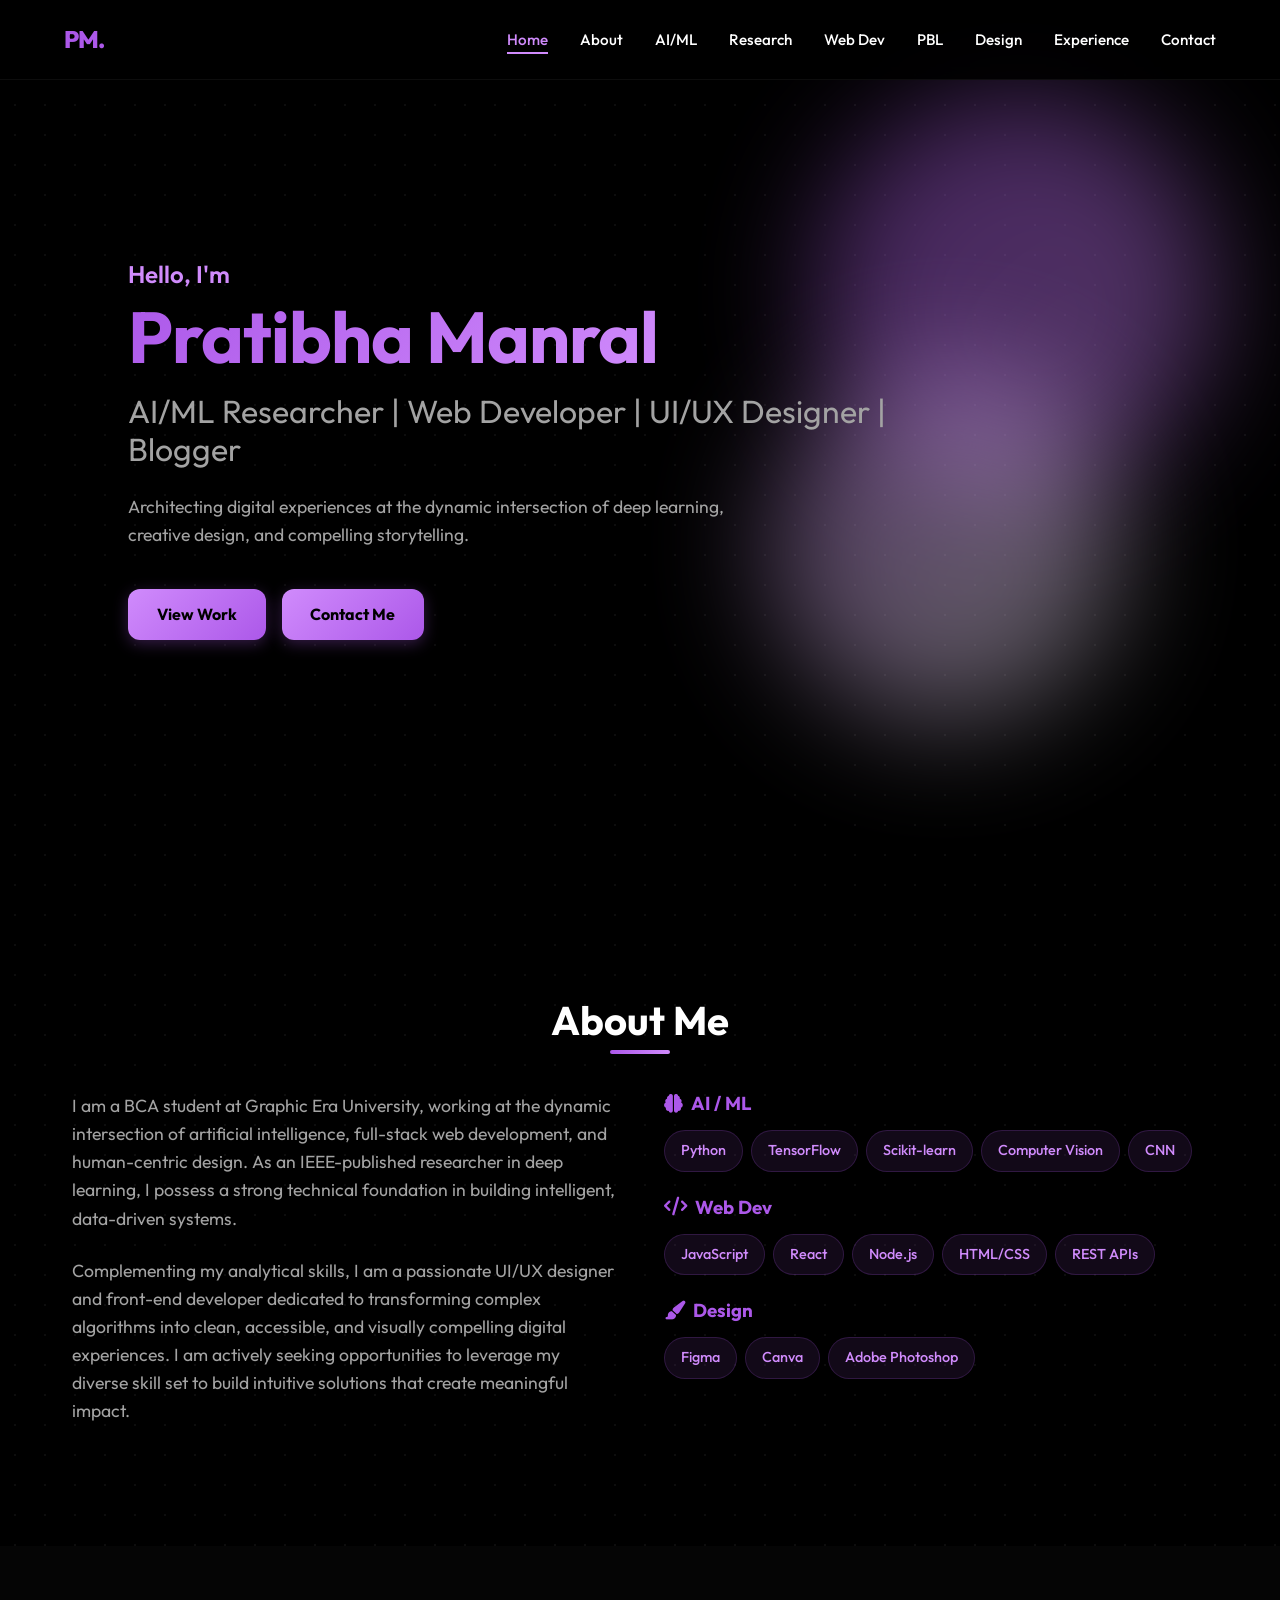
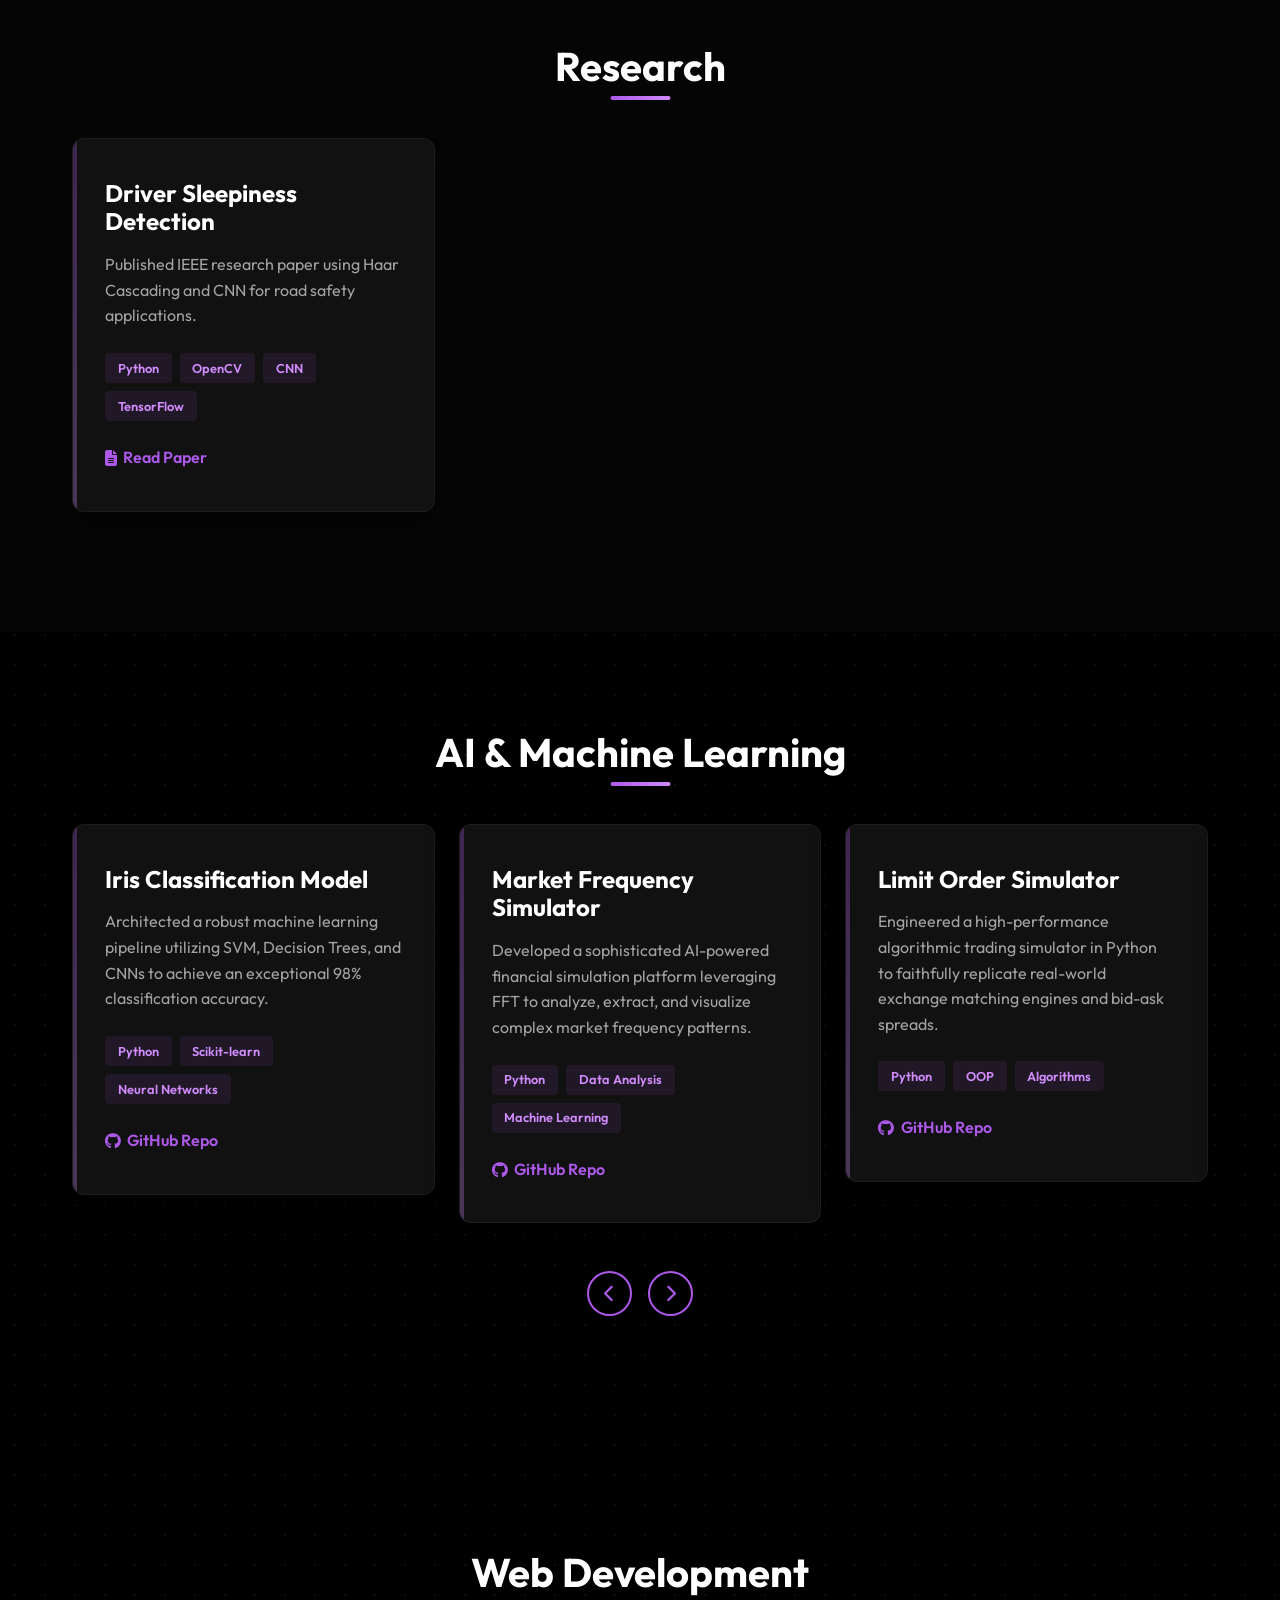
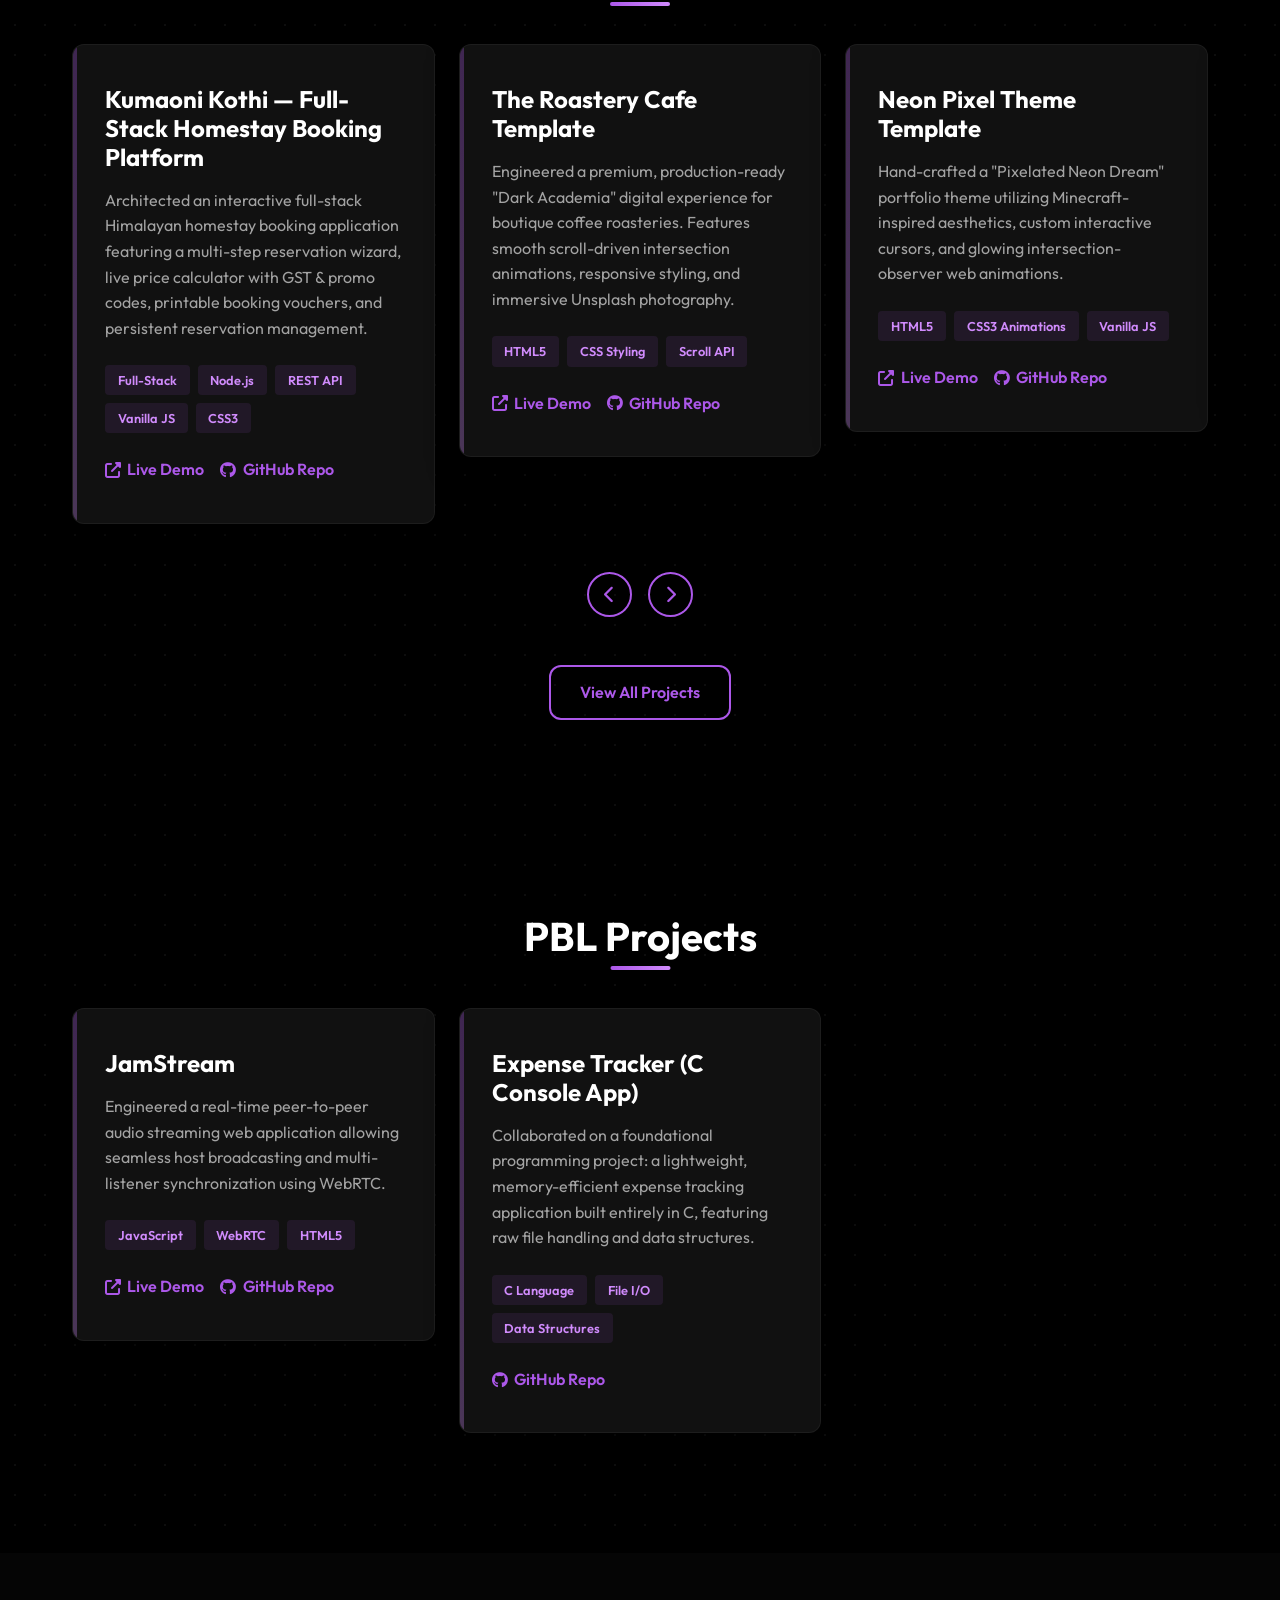
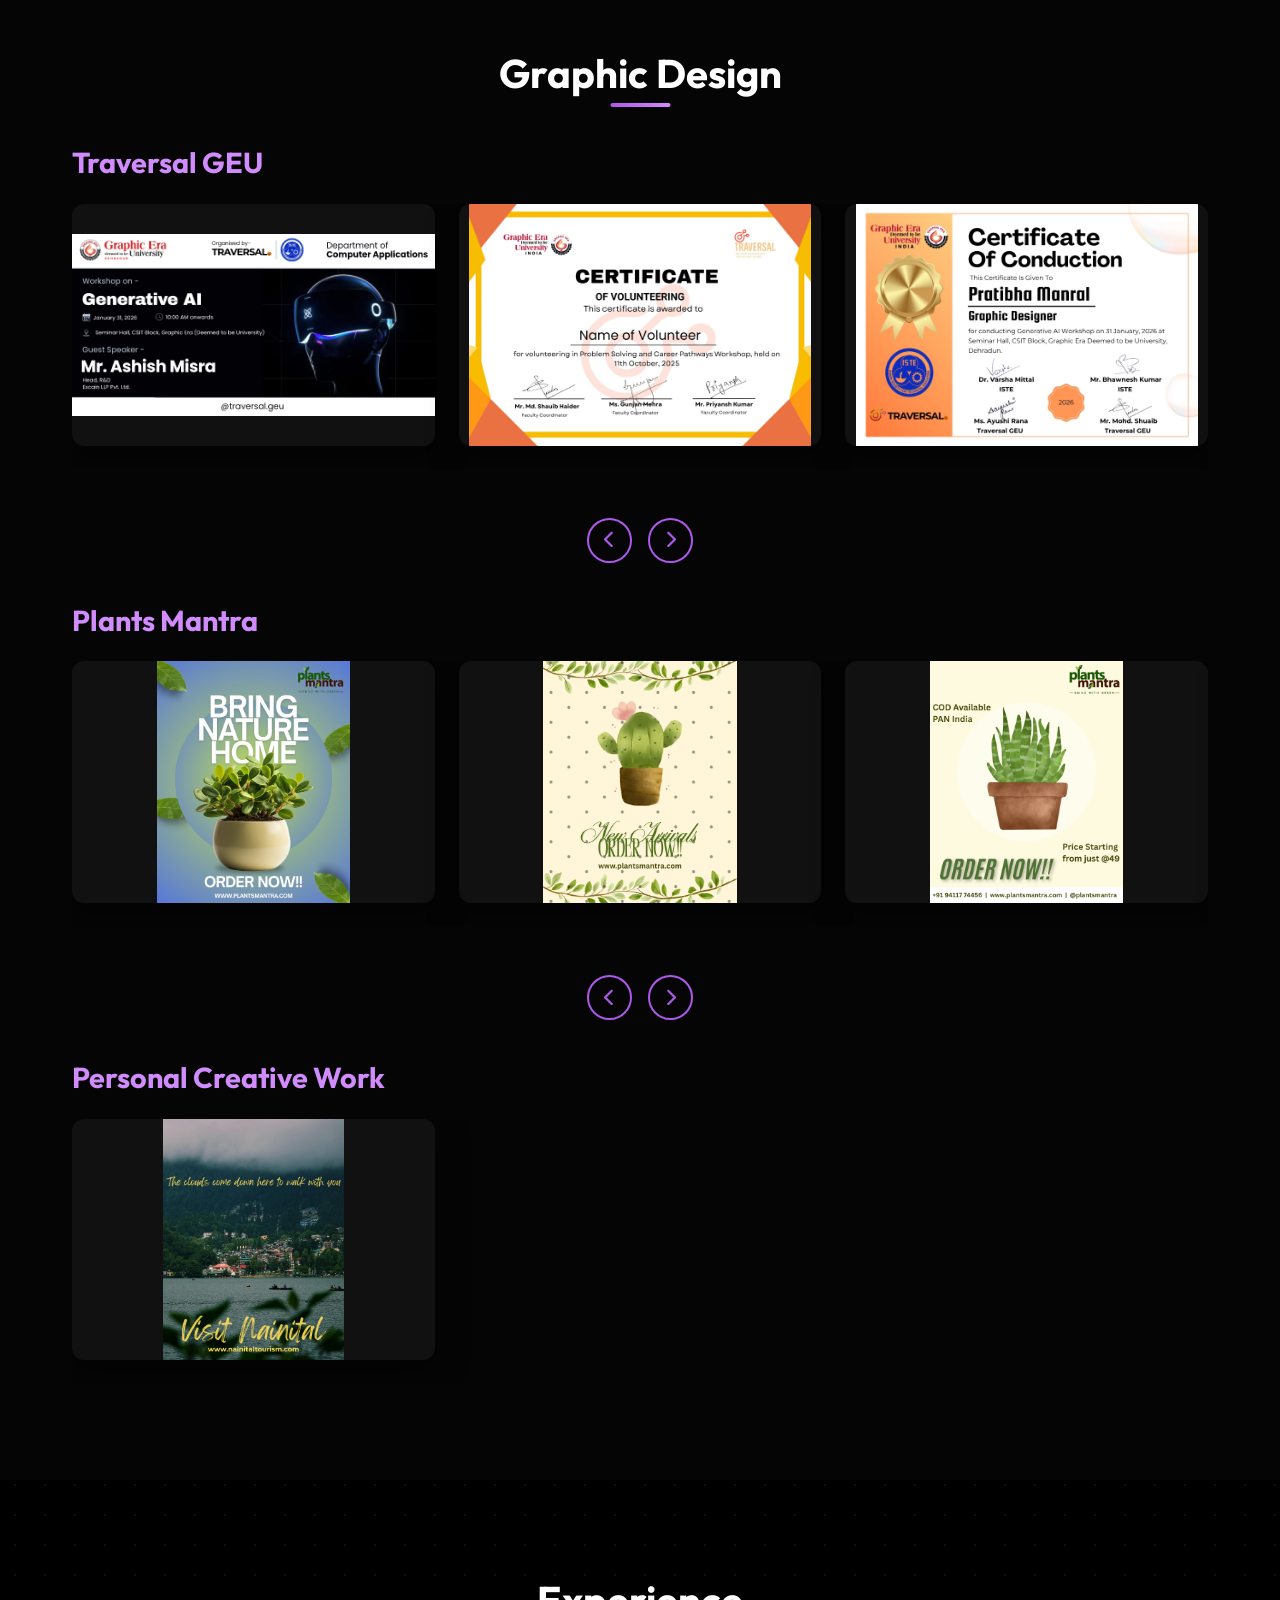
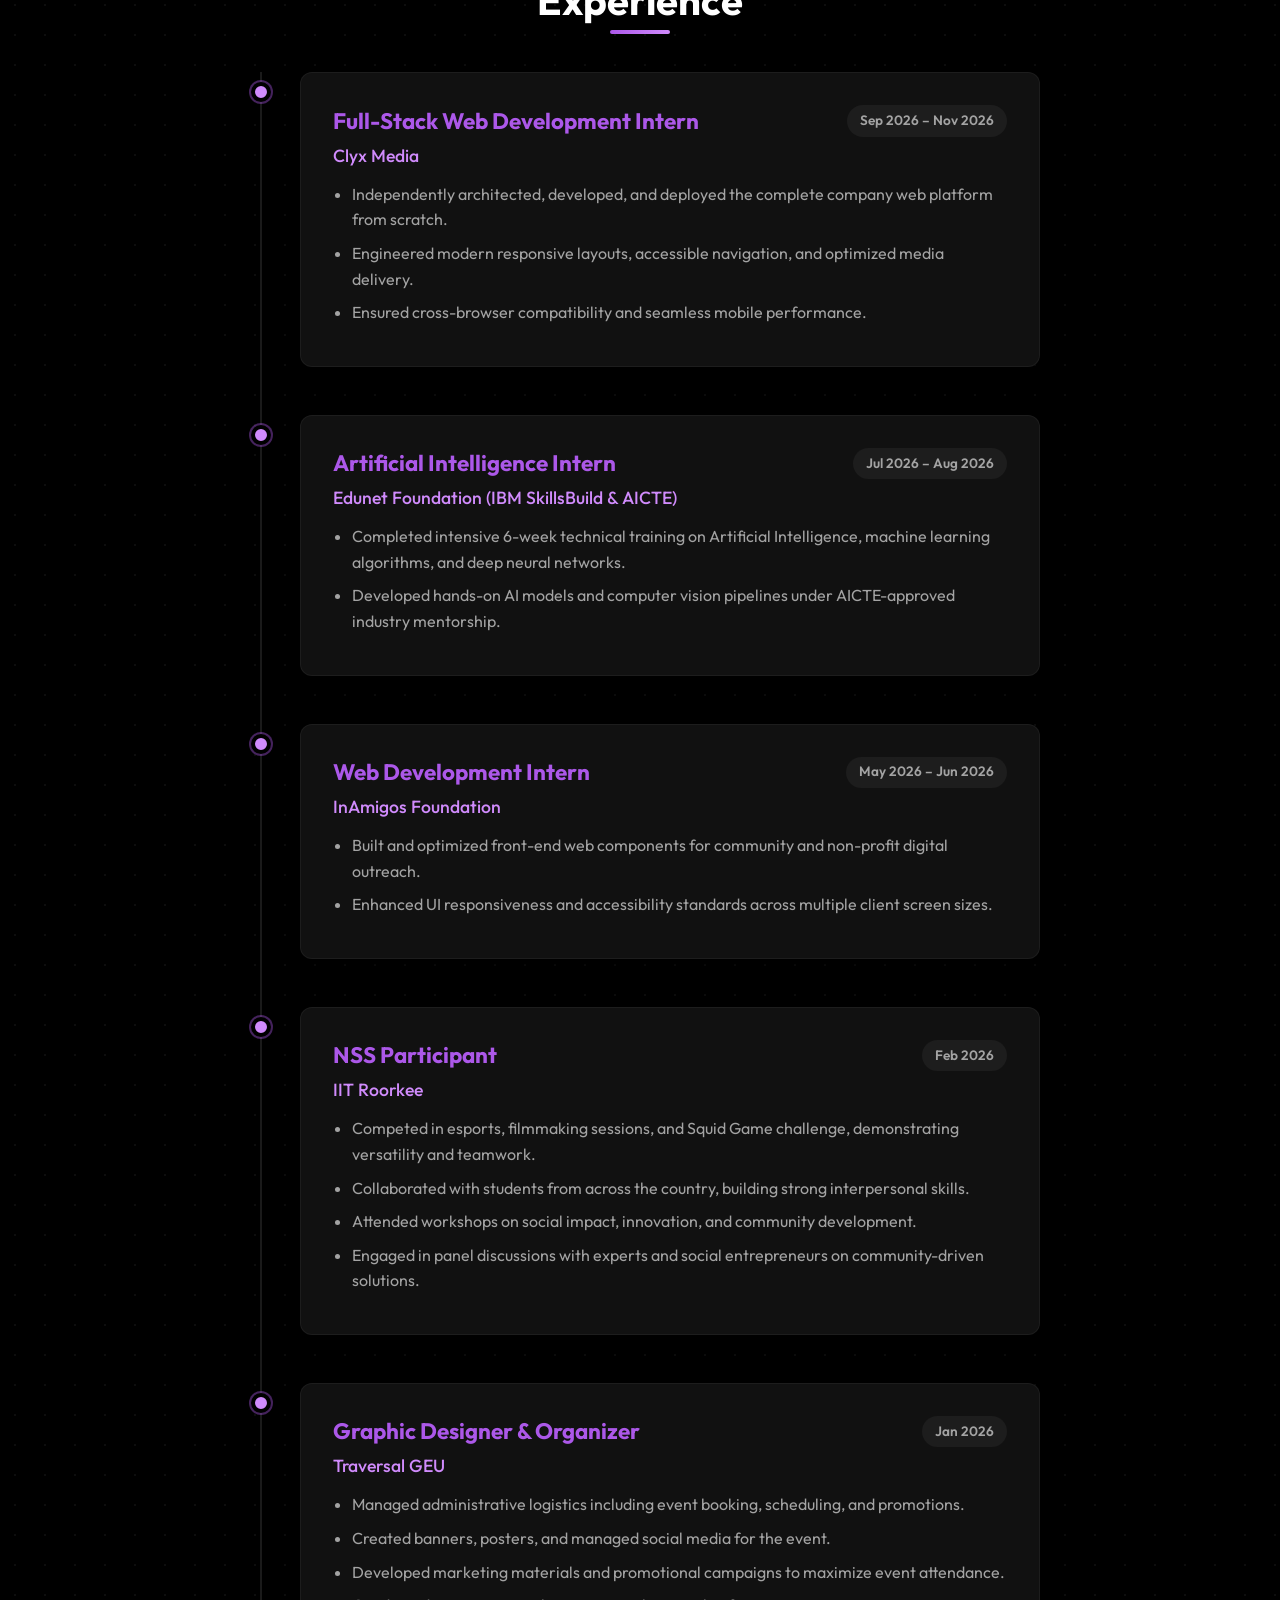
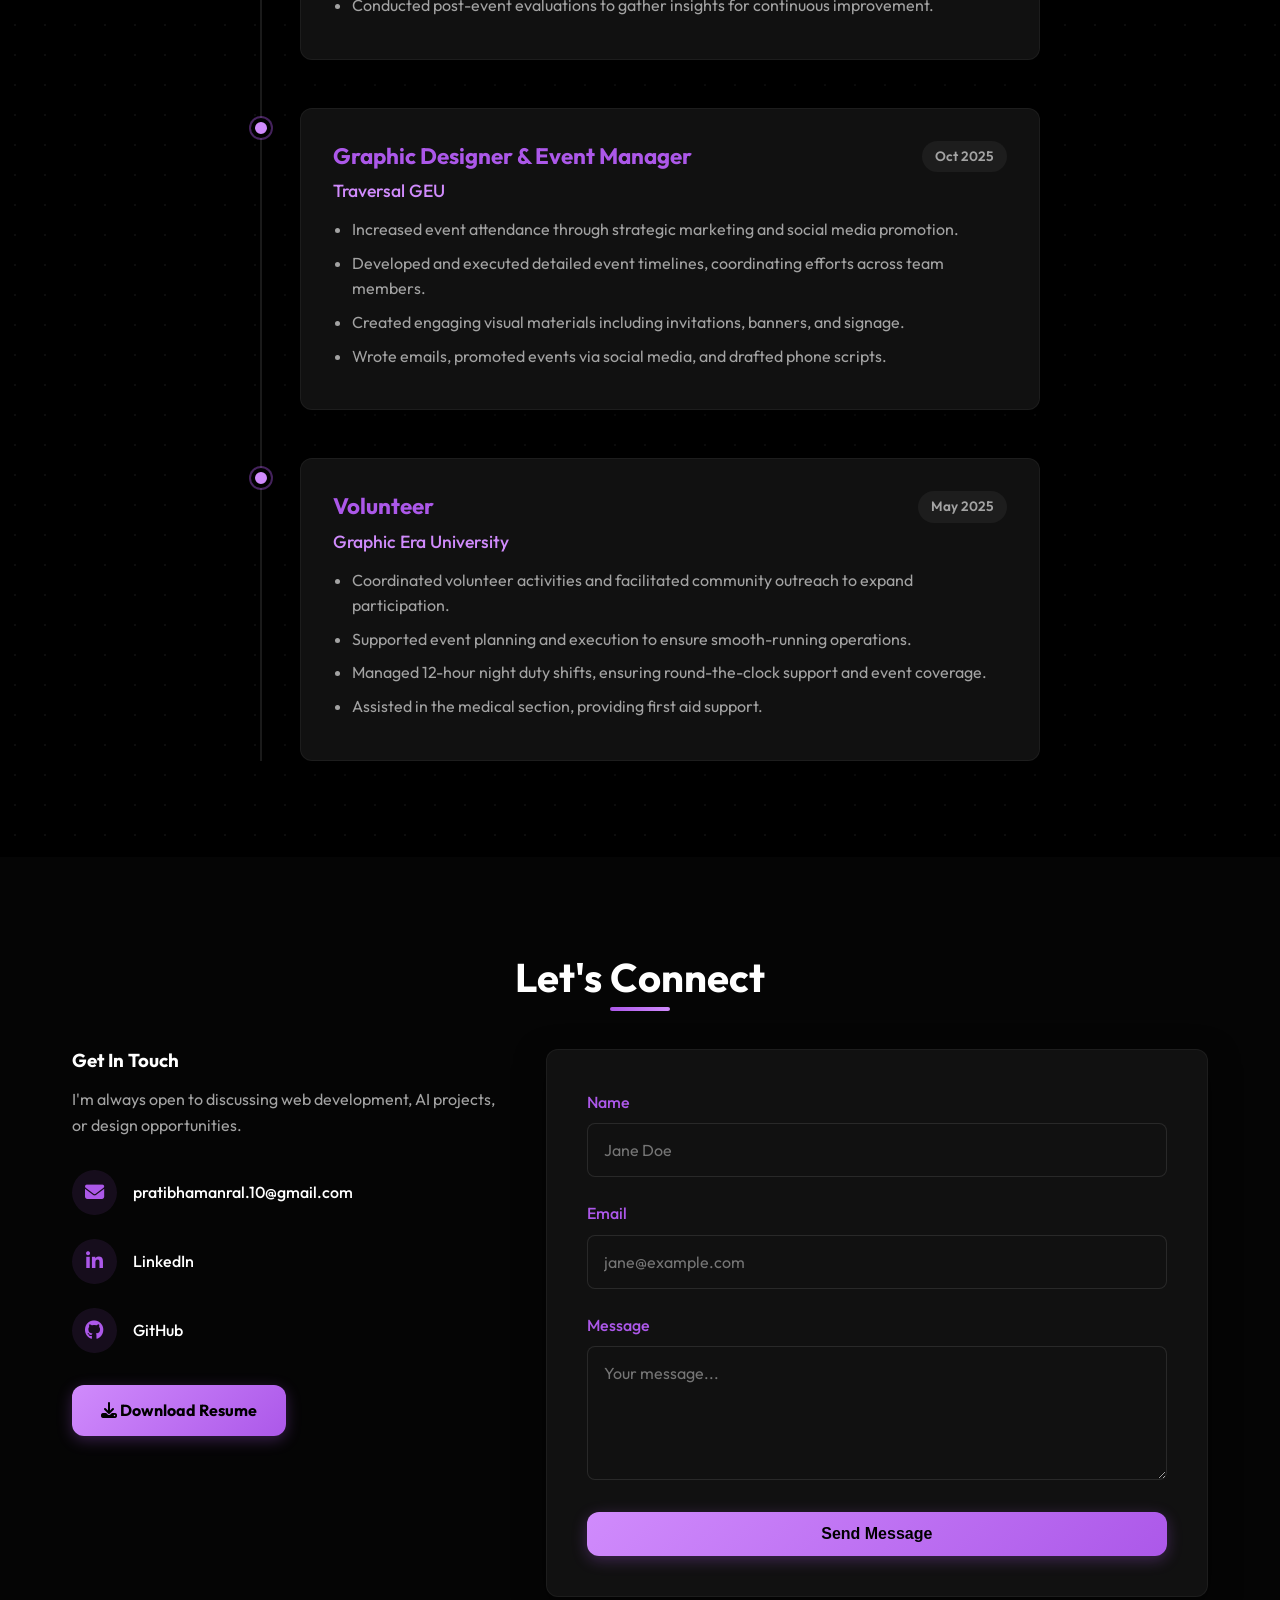
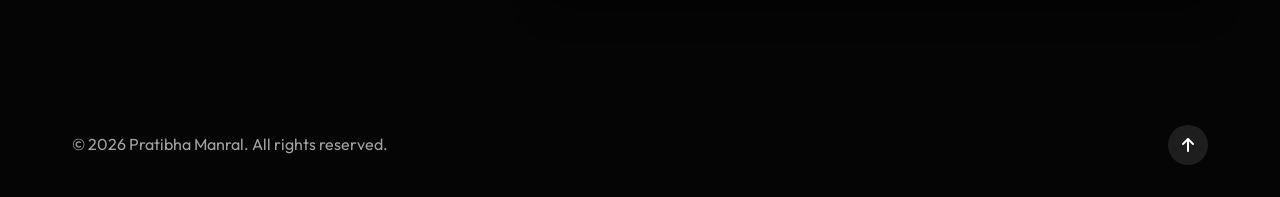
<file: index.html>
<!DOCTYPE html>
<html lang="en">

<head>
    <meta charset="UTF-8">
    <meta name="viewport" content="width=device-width, initial-scale=1.0">
    <title>⊹ ࣪ ˖ Pratibha Manral - AI, Web & Design</title>
    <meta name="description"
        content="Portfolio of Pratibha Manral, BCA student specializing in AI/ML, Web Development, and Graphic Design.">
    <link rel="stylesheet" href="styles.css">
    <link rel="stylesheet" href="https://cdnjs.cloudflare.com/ajax/libs/font-awesome/6.4.0/css/all.min.css">
    <link href="https://fonts.googleapis.com/css2?family=Outfit:wght@300;400;500;600;700;800&display=swap"
        rel="stylesheet">

    <!-- Favicon (Browser Tab Sticker) -->
    <link rel="icon"
        href="data:image/svg+xml,<svg xmlns=%22http://www.w3.org/2000/svg%22 viewBox=%220 0 100 100%22><text y=%22.9em%22 font-size=%2290%22>⊹</text></svg>">
</head>

<body>
    <nav id="navbar" class="navbar">
        <div class="nav-brand">PM.</div>
        <ul class="nav-links">
            <li><a href="#hero" class="nav-link active">Home</a></li>
            <li><a href="#about" class="nav-link">About</a></li>
            <li><a href="#projects-ai" class="nav-link">AI/ML</a></li>
            <li><a href="#research" class="nav-link">Research</a></li>
            <li><a href="#projects-web" class="nav-link">Web Dev</a></li>
            <li><a href="#projects-pbl" class="nav-link">PBL</a></li>
            <li><a href="#design" class="nav-link">Design</a></li>
            <li><a href="#experience" class="nav-link">Experience</a></li>
            <li><a href="#contact" class="nav-link">Contact</a></li>
        </ul>
        <div class="hamburger">
            <i class="fas fa-bars"></i>
        </div>
    </nav>

    <main>
        <!-- Hero Section -->
        <section id="hero" class="hero-section">
            <div class="hero-content">
                <h2 class="greeting">Hello, I'm</h2>
                <h1 class="name">Pratibha Manral</h1>
                <h3 class="tagline">AI/ML Researcher | Web Developer | UI/UX Designer | Blogger</h3>
                <p class="intro">Architecting digital experiences at the dynamic intersection of deep learning, creative
                    design, and compelling storytelling.</p>
                <div class="hero-buttons">
                    <a href="#projects-ai" class="btn btn-primary">View Work</a>
                    <a href="#contact" class="btn btn-primary">Contact Me</a>
                </div>
            </div>
            <div class="hero-background">
                <div class="blob blob-1"></div>
                <div class="blob blob-2"></div>
            </div>
        </section>

        <!-- About Section -->
        <section id="about" class="about-section fade-in-section">
            <div class="container">
                <h2 class="section-title">About Me</h2>
                <div class="about-content">
                    <div class="about-text">
                        <p>I am a BCA student at Graphic Era University, working at the dynamic intersection of
                            artificial intelligence, full-stack web development, and human-centric design. As an
                            IEEE-published researcher in deep learning, I possess a strong technical foundation in
                            building intelligent, data-driven systems.</p>
                        <p>Complementing my analytical skills, I am a passionate UI/UX designer and front-end developer
                            dedicated to transforming complex algorithms into clean, accessible, and visually compelling
                            digital experiences. I am actively seeking opportunities to leverage my diverse skill set to
                            build intuitive solutions that create meaningful impact.</p>
                    </div>
                    <div class="skills-container">
                        <div class="skill-category">
                            <h3><i class="fas fa-brain"></i> AI / ML</h3>
                            <div class="badges">
                                <span class="badge">Python</span>
                                <span class="badge">TensorFlow</span>
                                <span class="badge">Scikit-learn</span>
                                <span class="badge">Computer Vision</span>
                                <span class="badge">CNN</span>
                            </div>
                        </div>
                        <div class="skill-category">
                            <h3><i class="fas fa-code"></i> Web Dev</h3>
                            <div class="badges">
                                <span class="badge">JavaScript</span>
                                <span class="badge">React</span>
                                <span class="badge">Node.js</span>
                                <span class="badge">HTML/CSS</span>
                                <span class="badge">REST APIs</span>
                            </div>
                        </div>
                        <div class="skill-category">
                            <h3><i class="fas fa-paint-brush"></i> Design</h3>
                            <div class="badges">
                                <span class="badge">Figma</span>
                                <span class="badge">Canva</span>
                                <span class="badge">Adobe Photoshop</span>
                            </div>
                        </div>
                    </div>
                </div>
            </div>
        </section>

        <!-- Research Section -->
        <section id="research" class="projects-section bg-alt fade-in-section">
            <div class="container">
                <h2 class="section-title">Research</h2>
                <div class="grid cards-grid">
                    <div class="card project-card">
                        <div class="card-content">
                            <h3 class="card-title">Driver Sleepiness Detection</h3>
                            <p class="card-desc">Published IEEE research paper using Haar Cascading and CNN for road
                                safety applications.</p>
                            <div class="tech-stack">
                                <span>Python</span><span>OpenCV</span><span>CNN</span><span>TensorFlow</span>
                            </div>
                            <div class="card-links">
                                <a href="https://ieeexplore.ieee.org/document/10986376" target="_blank"
                                    class="link-btn"><i class="fas fa-file-alt"></i> Read Paper</a>
                            </div>
                        </div>
                    </div>
                </div>
            </div>
        </section>

        <!-- AI/ML Section -->
        <section id="projects-ai" class="projects-section fade-in-section">
            <div class="container">
                <h2 class="section-title">AI & Machine Learning</h2>
                <div class="grid cards-grid">
                    <div class="card project-card">
                        <div class="card-content">
                            <h3 class="card-title">Iris Classification Model</h3>
                            <p class="card-desc">Architected a robust machine learning pipeline utilizing SVM, Decision
                                Trees, and CNNs to achieve an exceptional 98% classification accuracy.</p>
                            <div class="tech-stack">
                                <span>Python</span><span>Scikit-learn</span><span>Neural Networks</span>
                            </div>
                            <div class="card-links">
                                <a href="https://github.com/prai-10" target="_blank" class="link-btn"><i
                                        class="fab fa-github"></i> GitHub Repo</a>
                            </div>
                        </div>
                    </div>
                    <div class="card project-card">
                        <div class="card-content">
                            <h3 class="card-title">Market Frequency Simulator</h3>
                            <p class="card-desc">Developed a sophisticated AI-powered financial simulation platform
                                leveraging FFT to analyze, extract, and visualize complex market frequency patterns.</p>
                            <div class="tech-stack">
                                <span>Python</span><span>Data Analysis</span><span>Machine Learning</span>
                            </div>
                            <div class="card-links">
                                <a href="https://github.com/prai-10/Market-Frequency-Simulator" target="_blank"
                                    class="link-btn"><i class="fab fa-github"></i> GitHub Repo</a>
                            </div>
                        </div>
                    </div>

                    <div class="card project-card">
                        <div class="card-content">
                            <h3 class="card-title">Limit Order Simulator</h3>
                            <p class="card-desc">Engineered a high-performance algorithmic trading simulator in Python
                                to faithfully replicate real-world exchange matching engines and bid-ask spreads.</p>
                            <div class="tech-stack">
                                <span>Python</span><span>OOP</span><span>Algorithms</span>
                            </div>
                            <div class="card-links">
                                <a href="https://github.com/prai-10/Limit-Order-Simulator" target="_blank"
                                    class="link-btn"><i class="fab fa-github"></i> GitHub Repo</a>
                            </div>
                        </div>
                    </div>

                    <div class="card project-card">
                        <div class="card-content">
                            <h3 class="card-title">Cyberpunk AI HUD Overlay</h3>
                            <p class="card-desc">Engineered a real-time computer vision system using Python and OpenCV
                                that overlays a working cyberpunk-styled HUD reflecting the user's live facial emotions.
                            </p>
                            <div class="tech-stack">
                                <span>Python</span><span>OpenCV</span><span>Deep Learning</span>
                            </div>
                            <div class="card-links">
                                <a href="https://github.com/prai-10/AI-FACE-EMOTION-PERSONA-OVERLAY-A-REAL-TIME-CYBERPUNK-HUD-SYSTEM"
                                    target="_blank" class="link-btn"><i class="fab fa-github"></i> GitHub Repo</a>
                            </div>
                        </div>
                    </div>

                    <div class="card project-card">
                        <div class="card-content">
                            <h3 class="card-title">ASCII Video Converter</h3>
                            <p class="card-desc">Developed an algorithmic processing script that dynamically converts
                                any MP4 video file into a fully rendered, terminal-based ASCII art animation in
                                real-time.</p>
                            <div class="tech-stack">
                                <span>Python</span><span>Video Processing</span><span>Algorithms</span>
                            </div>
                            <div class="card-links">
                                <a href="https://github.com/prai-10/ascii-art" target="_blank" class="link-btn"><i
                                        class="fab fa-github"></i> GitHub Repo</a>
                            </div>
                        </div>
                    </div>
                </div>
            </div>
        </section>

        <!-- Web Dev Section -->
        <section id="projects-web" class="projects-section fade-in-section">
            <div class="container">
                <h2 class="section-title">Web Development</h2>
                <div class="grid cards-grid">
                    <div class="card project-card">
                        <div class="card-content">
                            <h3 class="card-title">Kumaoni Kothi — Full-Stack Homestay Booking Platform</h3>
                            <p class="card-desc">Architected an interactive full-stack Himalayan homestay booking application featuring a multi-step reservation wizard, live price calculator with GST & promo codes, printable booking vouchers, and persistent reservation management.</p>
                            <div class="tech-stack">
                                <span>Full-Stack</span><span>Node.js</span><span>REST API</span><span>Vanilla JS</span><span>CSS3</span>
                            </div>
                            <div class="card-links">
                                <a href="https://prai-10.github.io/Kumaoni-Kothi/" target="_blank" class="link-btn"><i
                                        class="fas fa-external-link-alt"></i> Live Demo</a>
                                <a href="https://github.com/prai-10/Kumaoni-Kothi" target="_blank" class="link-btn"><i
                                        class="fab fa-github"></i> GitHub Repo</a>
                            </div>
                        </div>
                    </div>

                    <div class="card project-card">
                        <div class="card-content">
                            <h3 class="card-title">The Roastery Cafe Template</h3>
                            <p class="card-desc">Engineered a premium, production-ready "Dark Academia" digital
                                experience for boutique coffee roasteries. Features smooth scroll-driven intersection
                                animations, responsive styling, and immersive Unsplash photography.</p>
                            <div class="tech-stack">
                                <span>HTML5</span><span>CSS Styling</span><span>Scroll API</span>
                            </div>
                            <div class="card-links">
                                <a href="https://prai-10.github.io/Cafe-Website/" target="_blank" class="link-btn"><i
                                        class="fas fa-external-link-alt"></i> Live Demo</a>
                                <a href="https://github.com/prai-10/Cafe-Website" target="_blank" class="link-btn"><i
                                        class="fab fa-github"></i> GitHub Repo</a>
                            </div>
                        </div>
                    </div>

                    <div class="card project-card">
                        <div class="card-content">
                            <h3 class="card-title">Neon Pixel Theme Template</h3>
                            <p class="card-desc">Hand-crafted a "Pixelated Neon Dream" portfolio theme utilizing
                                Minecraft-inspired aesthetics, custom interactive cursors, and glowing
                                intersection-observer web animations.</p>
                            <div class="tech-stack">
                                <span>HTML5</span><span>CSS3 Animations</span><span>Vanilla JS</span>
                            </div>
                            <div class="card-links">
                                <a href="https://prai-10.github.io/Pixelated-Neon-Themed-Portfolio-Template/"
                                    target="_blank" class="link-btn"><i class="fas fa-external-link-alt"></i> Live
                                    Demo</a>
                                <a href="https://github.com/prai-10/Pixelated-Neon-Themed-Portfolio-Template"
                                    target="_blank" class="link-btn"><i class="fab fa-github"></i> GitHub Repo</a>
                            </div>
                        </div>
                    </div>

                    <div class="card project-card">
                        <div class="card-content">
                            <h3 class="card-title">F1 Developer Template</h3>
                            <p class="card-desc">Designed and engineered a production-ready, highly-optimized F1-themed
                                software engineering portfolio template complete with a 10-constructor CSS variable
                                theme switching architecture.</p>
                            <div class="tech-stack">
                                <span>HTML5</span><span>CSS Variables</span><span>JavaScript</span>
                            </div>
                            <div class="card-links">
                                <a href="https://prai-10.github.io/F1-Themed-Portfolio-Template/" target="_blank"
                                    class="link-btn"><i class="fas fa-external-link-alt"></i> Live Demo</a>
                                <a href="https://github.com/prai-10/F1-Themed-Portfolio-Template" target="_blank"
                                    class="link-btn"><i class="fab fa-github"></i> GitHub Repo</a>
                            </div>
                        </div>
                    </div>

                    <div class="card project-card">
                        <div class="card-content">
                            <h3 class="card-title">Personal Developer Portfolio</h3>
                            <p class="card-desc">Designed, developed, and deployed a modern, fully responsive
                                single-page web portfolio featuring a custom cyberpunk-inspired "Vibe Purple" aesthetic.
                            </p>
                            <div class="tech-stack">
                                <span>HTML5</span><span>CSS3</span><span>JavaScript</span>
                            </div>
                            <div class="card-links">
                                <a href="#" target="_blank" class="link-btn"><i class="fas fa-external-link-alt"></i>
                                    Live Demo</a>
                                <a href="https://github.com/prai-10" target="_blank" class="link-btn"><i
                                        class="fab fa-github"></i> GitHub</a>
                            </div>
                        </div>
                    </div>

                    <div class="card project-card">
                        <div class="card-content">
                            <h3 class="card-title">Plants Mantra</h3>
                            <p class="card-desc">Delivered a comprehensive e-commerce and informational web platform,
                                authoring professional brand copywriting and dynamic blog architectures to maximize SEO.
                            </p>
                            <div class="tech-stack">
                                <span>Web Development</span><span>UI/UX</span><span>Copywriting</span>
                            </div>
                            <div class="card-links">
                                <a href="https://www.plantsmantra.com" target="_blank" class="link-btn"><i
                                        class="fas fa-external-link-alt"></i> Live Website</a>
                            </div>
                        </div>
                    </div>

                    <div class="card project-card">
                        <div class="card-content">
                            <h3 class="card-title">Air-Canvas 3D Drawing</h3>
                            <p class="card-desc">Built a 3D interactive drawing experience utilizing WebGL and
                                hand-tracking computer vision, allowing users to paint in 3D space using real-time
                                physical gestures with multiplayer support.</p>
                            <div class="tech-stack">
                                <span>TypeScript</span><span>Three.js</span><span>WebGL</span>
                            </div>
                            <div class="card-links">
                                <a href="https://prai-10.github.io/Air-Canvas/" target="_blank" class="link-btn"><i
                                        class="fas fa-external-link-alt"></i> Live Demo</a>
                                <a href="https://github.com/prai-10/Air-Canvas" target="_blank" class="link-btn"><i
                                        class="fab fa-github"></i> GitHub Repo</a>
                            </div>
                        </div>
                    </div>
                </div>
                <div class="center-btn-container">
                    <a href="#" class="btn btn-outline">View All Projects</a>
                </div>
            </div>
        </section>

        <!-- PBL Section -->
        <section id="projects-pbl" class="projects-section fade-in-section">
            <div class="container">
                <h2 class="section-title">PBL Projects</h2>
                <div class="grid cards-grid">
                    <div class="card project-card">
                        <div class="card-content">
                            <h3 class="card-title">JamStream</h3>
                            <p class="card-desc">Engineered a real-time peer-to-peer audio streaming web application
                                allowing seamless host broadcasting and multi-listener synchronization using WebRTC.</p>
                            <div class="tech-stack">
                                <span>JavaScript</span><span>WebRTC</span><span>HTML5</span>
                            </div>
                            <div class="card-links">
                                <a href="https://prai-10.github.io/JamStream/" target="_blank" class="link-btn"><i
                                        class="fas fa-external-link-alt"></i> Live Demo</a>
                                <a href="https://github.com/prai-10/jamstream" target="_blank" class="link-btn"><i
                                        class="fab fa-github"></i> GitHub Repo</a>
                            </div>
                        </div>
                    </div>

                    <div class="card project-card">
                        <div class="card-content">
                            <h3 class="card-title">Expense Tracker (C Console App)</h3>
                            <p class="card-desc">Collaborated on a foundational programming project: a lightweight, memory-efficient expense tracking application built entirely in C, featuring raw file handling and data structures.</p>
                            <div class="tech-stack">
                                <span>C Language</span><span>File I/O</span><span>Data Structures</span>
                            </div>
                            <div class="card-links">
                                <a href="https://github.com/Lokey-dev/Expense-Tracker" target="_blank" class="link-btn"><i
                                        class="fab fa-github"></i> GitHub Repo</a>
                            </div>
                        </div>
                    </div>
                </div>
            </div>
        </section>

        <!-- Graphic Design Section -->
        <section id="design" class="design-section bg-alt fade-in-section">
            <div class="container">
                <h2 class="section-title">Graphic Design</h2>

                <h3 class="subsection-title">Traversal GEU</h3>
                <div class="design-grid mb-5">
                    <div class="design-item">
                        <img src="Graphic%20Design%20-%20Traversal%20GEU/banner%202026.jpeg" alt="Traversal GEU Banner 2026"
                            class="design-img">
                        <div class="design-overlay">
                            <h4>Banner 2026</h4>
                            <p>Traversal GEU</p>
                        </div>
                    </div>
                    <div class="design-item">
                        <img src="Graphic%20Design%20-%20Traversal%20GEU/certifacte%202025.jpeg" alt="Traversal GEU Certificate 2025"
                            class="design-img">
                        <div class="design-overlay">
                            <h4>Certificate 2025</h4>
                            <p>Traversal GEU</p>
                        </div>
                    </div>
                    <div class="design-item">
                        <img src="Graphic%20Design%20-%20Traversal%20GEU/certificate%202026.jpeg" alt="Traversal GEU Certificate 2026"
                            class="design-img">
                        <div class="design-overlay">
                            <h4>Certificate 2026</h4>
                            <p>Traversal GEU</p>
                        </div>
                    </div>
                    <div class="design-item">
                        <img src="Graphic%20Design%20-%20Traversal%20GEU/certificate.jpeg" alt="Traversal GEU Certificate"
                            class="design-img">
                        <div class="design-overlay">
                            <h4>Certificate</h4>
                            <p>Traversal GEU</p>
                        </div>
                    </div>
                    <div class="design-item">
                        <img src="Graphic%20Design%20-%20Traversal%20GEU/flyer%202.jpeg" alt="Traversal GEU Flyer 2" class="design-img">
                        <div class="design-overlay">
                            <h4>Event Flyer 2</h4>
                            <p>Traversal GEU</p>
                        </div>
                    </div>
                    <div class="design-item">
                        <img src="Graphic%20Design%20-%20Traversal%20GEU/flyer.jpeg" alt="Traversal GEU Flyer" class="design-img">
                        <div class="design-overlay">
                            <h4>Event Flyer</h4>
                            <p>Traversal GEU</p>
                        </div>
                    </div>
                    <div class="design-item">
                        <img src="Graphic%20Design%20-%20Traversal%20GEU/promotion.jpeg" alt="Traversal GEU Promotion" class="design-img">
                        <div class="design-overlay">
                            <h4>Promotional Material</h4>
                            <p>Traversal GEU</p>
                        </div>
                    </div>
                    <div class="design-item">
                        <img src="Graphic%20Design%20-%20Traversal%20GEU/workshop%20-%20Desktop%20Banner.png" alt="Workshop Desktop Banner"
                            class="design-img">
                        <div class="design-overlay">
                            <h4>Workshop Banner</h4>
                            <p>Traversal GEU</p>
                        </div>
                    </div>
                    <div class="design-item">
                        <img src="Graphic%20Design%20-%20Traversal%20GEU/Membership%20Drive.png" alt="Membership Drive"
                            class="design-img">
                        <div class="design-overlay">
                            <h4>Membership Drive</h4>
                            <p>Traversal GEU</p>
                        </div>
                    </div>
                    <div class="design-item">
                        <img src="Graphic%20Design%20-%20Traversal%20GEU/claude%20final%20final.png" alt="Claude Design"
                            class="design-img">
                        <div class="design-overlay">
                            <h4>Claude Design</h4>
                            <p>Traversal GEU</p>
                        </div>
                    </div>
                </div>

                <h3 class="subsection-title mt-4">Plants Mantra</h3>
                <div class="design-grid mb-5">
                    <div class="design-item">
                        <img src="Graphic%20Design%20-%20Plants%20Mantra/1.png" alt="Plants Mantra Design 1" class="design-img">
                        <div class="design-overlay">
                            <h4>Banner Design</h4>
                            <p>Plants Mantra</p>
                        </div>
                    </div>
                    <div class="design-item">
                        <img src="Graphic%20Design%20-%20Plants%20Mantra/2.png" alt="Plants Mantra Design 2" class="design-img">
                        <div class="design-overlay">
                            <h4>Social Post 1</h4>
                            <p>Plants Mantra</p>
                        </div>
                    </div>
                    <div class="design-item">
                        <img src="Graphic%20Design%20-%20Plants%20Mantra/3.png" alt="Plants Mantra Design 3" class="design-img">
                        <div class="design-overlay">
                            <h4>Social Post 2</h4>
                            <p>Plants Mantra</p>
                        </div>
                    </div>
                    <div class="design-item">
                        <img src="Graphic%20Design%20-%20Plants%20Mantra/6.png" alt="Plants Mantra Design 4" class="design-img">
                        <div class="design-overlay">
                            <h4>Promotion Flyer</h4>
                            <p>Plants Mantra</p>
                        </div>
                    </div>
                    <div class="design-item">
                        <img src="Graphic%20Design%20-%20Plants%20Mantra/13.png" alt="Plants Mantra Design 5" class="design-img">
                        <div class="design-overlay">
                            <h4>Branding Layout</h4>
                            <p>Plants Mantra</p>
                        </div>
                    </div>
                    <div class="design-item">
                        <img src="Graphic%20Design%20-%20Plants%20Mantra/15.png" alt="Plants Mantra Design 6" class="design-img">
                        <div class="design-overlay">
                            <h4>Product Graphic</h4>
                            <p>Plants Mantra</p>
                        </div>
                    </div>
                    <div class="design-item">
                        <img src="Graphic%20Design%20-%20Plants%20Mantra/31.png" alt="Plants Mantra Design 7" class="design-img">
                        <div class="design-overlay">
                            <h4>Master Banner</h4>
                            <p>Plants Mantra</p>
                        </div>
                    </div>
                </div>

                <h3 class="subsection-title mt-4">Personal Creative Work</h3>
                <div class="design-grid">
                    <div class="design-item">
                        <img src="Projects/The%20clouds%20come%20down%20here%20to%20walk%20with%20you%20.png" alt="The clouds come down here to walk with you"
                            class="design-img">
                        <div class="design-overlay">
                            <h4>The clouds come down here to walk with you</h4>
                            <p>Digital Art</p>
                        </div>
                    </div>
                </div>
            </div>

            <!-- Modal for images -->
            <div id="imageModal" class="modal">
                <span class="close-modal">&times;</span>
                <img class="modal-content" id="expandedImg">
                <div id="caption" class="modal-caption"></div>
            </div>
        </section>

        <!-- Experience Section -->
        <section id="experience" class="exp-section fade-in-section">
            <div class="container">
                <h2 class="section-title">Experience</h2>
                <div class="timeline">
                    <!-- Internship 1: Clyx Media -->
                    <div class="timeline-item">
                        <div class="timeline-dot"></div>
                        <div class="timeline-content card">
                            <div class="exp-header">
                                <h3 class="exp-role">Full-Stack Web Development Intern</h3>
                                <span class="exp-date">Sep 2026 – Nov 2026</span>
                            </div>
                            <h4 class="exp-org">Clyx Media</h4>
                            <ul class="exp-list">
                                <li>Independently architected, developed, and deployed the complete company web platform from scratch.</li>
                                <li>Engineered modern responsive layouts, accessible navigation, and optimized media delivery.</li>
                                <li>Ensured cross-browser compatibility and seamless mobile performance.</li>
                            </ul>
                        </div>
                    </div>

                    <!-- Internship 2: IBM SkillsBuild & AICTE -->
                    <div class="timeline-item">
                        <div class="timeline-dot"></div>
                        <div class="timeline-content card">
                            <div class="exp-header">
                                <h3 class="exp-role">Artificial Intelligence Intern</h3>
                                <span class="exp-date">Jul 2026 – Aug 2026</span>
                            </div>
                            <h4 class="exp-org">Edunet Foundation (IBM SkillsBuild & AICTE)</h4>
                            <ul class="exp-list">
                                <li>Completed intensive 6-week technical training on Artificial Intelligence, machine learning algorithms, and deep neural networks.</li>
                                <li>Developed hands-on AI models and computer vision pipelines under AICTE-approved industry mentorship.</li>
                            </ul>
                        </div>
                    </div>

                    <!-- Internship 3: InAmigos Foundation -->
                    <div class="timeline-item">
                        <div class="timeline-dot"></div>
                        <div class="timeline-content card">
                            <div class="exp-header">
                                <h3 class="exp-role">Web Development Intern</h3>
                                <span class="exp-date">May 2026 – Jun 2026</span>
                            </div>
                            <h4 class="exp-org">InAmigos Foundation</h4>
                            <ul class="exp-list">
                                <li>Built and optimized front-end web components for community and non-profit digital outreach.</li>
                                <li>Enhanced UI responsiveness and accessibility standards across multiple client screen sizes.</li>
                            </ul>
                        </div>
                    </div>
                    <!-- Entry 1 -->
                    <div class="timeline-item">
                        <div class="timeline-dot"></div>
                        <div class="timeline-content card">
                            <div class="exp-header">
                                <h3 class="exp-role">NSS Participant</h3>
                                <span class="exp-date">Feb 2026</span>
                            </div>
                            <h4 class="exp-org">IIT Roorkee</h4>
                            <ul class="exp-list">
                                <li>Competed in esports, filmmaking sessions, and Squid Game challenge, demonstrating
                                    versatility and teamwork.</li>
                                <li>Collaborated with students from across the country, building strong interpersonal
                                    skills.</li>
                                <li>Attended workshops on social impact, innovation, and community development.</li>
                                <li>Engaged in panel discussions with experts and social entrepreneurs on
                                    community-driven solutions.</li>
                            </ul>
                        </div>
                    </div>
                    <!-- Entry 2 -->
                    <div class="timeline-item">
                        <div class="timeline-dot"></div>
                        <div class="timeline-content card">
                            <div class="exp-header">
                                <h3 class="exp-role">Graphic Designer & Organizer</h3>
                                <span class="exp-date">Jan 2026</span>
                            </div>
                            <h4 class="exp-org">Traversal GEU</h4>
                            <ul class="exp-list">
                                <li>Managed administrative logistics including event booking, scheduling, and
                                    promotions.</li>
                                <li>Created banners, posters, and managed social media for the event.</li>
                                <li>Developed marketing materials and promotional campaigns to maximize event
                                    attendance.</li>
                                <li>Conducted post-event evaluations to gather insights for continuous improvement.</li>
                            </ul>
                        </div>
                    </div>
                    <!-- Entry 3 -->
                    <div class="timeline-item">
                        <div class="timeline-dot"></div>
                        <div class="timeline-content card">
                            <div class="exp-header">
                                <h3 class="exp-role">Graphic Designer & Event Manager</h3>
                                <span class="exp-date">Oct 2025</span>
                            </div>
                            <h4 class="exp-org">Traversal GEU</h4>
                            <ul class="exp-list">
                                <li>Increased event attendance through strategic marketing and social media promotion.
                                </li>
                                <li>Developed and executed detailed event timelines, coordinating efforts across team
                                    members.</li>
                                <li>Created engaging visual materials including invitations, banners, and signage.</li>
                                <li>Wrote emails, promoted events via social media, and drafted phone scripts.</li>
                            </ul>
                        </div>
                    </div>
                    <!-- Entry 4 -->
                    <div class="timeline-item">
                        <div class="timeline-dot"></div>
                        <div class="timeline-content card">
                            <div class="exp-header">
                                <h3 class="exp-role">Volunteer</h3>
                                <span class="exp-date">May 2025</span>
                            </div>
                            <h4 class="exp-org">Graphic Era University</h4>
                            <ul class="exp-list">
                                <li>Coordinated volunteer activities and facilitated community outreach to expand
                                    participation.</li>
                                <li>Supported event planning and execution to ensure smooth-running operations.</li>
                                <li>Managed 12-hour night duty shifts, ensuring round-the-clock support and event
                                    coverage.</li>
                                <li>Assisted in the medical section, providing first aid support.</li>
                            </ul>
                        </div>
                    </div>
                </div>
            </div>
        </section>

        <!-- Contact Section -->
        <section id="contact" class="contact-section bg-alt fade-in-section">
            <div class="container">
                <h2 class="section-title">Let's Connect</h2>
                <div class="contact-content grid">
                    <div class="contact-info">
                        <h3>Get In Touch</h3>
                        <p>I'm always open to discussing web development, AI projects, or design opportunities.</p>
                        <div class="contact-methods">
                            <a href="mailto:pratibhamanral.10@gmail.com" class="contact-method">
                                <div class="icon-circle"><i class="fas fa-envelope"></i></div>
                                <span>pratibhamanral.10@gmail.com</span>
                            </a>
                            <a href="https://linkedin.com/in/pratibha-manral" target="_blank" class="contact-method">
                                <div class="icon-circle"><i class="fab fa-linkedin-in"></i></div>
                                <span>LinkedIn</span>
                            </a>
                            <a href="https://github.com/prai-10" target="_blank" class="contact-method">
                                <div class="icon-circle"><i class="fab fa-github"></i></div>
                                <span>GitHub</span>
                            </a>
                        </div>
                        <a href="resume.pdf" target="_blank" class="btn btn-primary mt-4"><i
                                class="fas fa-download"></i> Download Resume</a>
                    </div>
                    <div class="contact-form-container card">
                        <form class="contact-form" action="https://formsubmit.co/pratibhamanral.10@gmail.com"
                            method="POST">
                            <input type="hidden" name="_captcha" value="false">
                            <input type="hidden" name="_next" value="https://prai-10.github.io">
                            <div class="form-group">
                                <label for="name">Name</label>
                                <input type="text" id="name" name="name" required placeholder="Jane Doe">
                            </div>
                            <div class="form-group">
                                <label for="email">Email</label>
                                <input type="email" id="email" name="email" required placeholder="jane@example.com">
                            </div>
                            <div class="form-group">
                                <label for="message">Message</label>
                                <textarea id="message" name="message" rows="5" required
                                    placeholder="Your message..."></textarea>
                            </div>
                            <button type="submit" class="btn btn-primary w-100">Send Message</button>
                        </form>
                    </div>
                </div>
            </div>
        </section>
    </main>

    <footer>
        <div class="container footer-container">
            <p>&copy; 2026 Pratibha Manral. All rights reserved.</p>
            <a href="#hero" class="back-to-top"><i class="fas fa-arrow-up"></i></a>
        </div>
    </footer>

    <script src="script.js"></script>
</body>

</html>
</file>
<file: styles.css>
:root {
    --primary: #AC58E9;
    --secondary: #d08bfc;
    --accent: #FFFFFF;
    --background: #000000;
    --text: #FFFFFF;
    --text-light: #a3a3a3;
    --card-bg: #111111;
    --border-radius: 12px;
    --transition: 0.3s cubic-bezier(0.25, 0.8, 0.25, 1);
    --shadow: 0 10px 30px rgba(0, 0, 0, 0.5);
    --shadow-hover: 0 15px 40px rgba(172, 88, 233, 0.4);
}

* {
    margin: 0;
    padding: 0;
    box-sizing: border-box;
}

html {
    scroll-behavior: smooth;
    font-family: 'Outfit', sans-serif;
    color: var(--text);
    background-color: var(--background);
}

body {
    line-height: 1.6;
    overflow-x: hidden;
    background-image: radial-gradient(rgba(255,255,255,0.05) 1px, transparent 1px);
    background-size: 30px 30px;
}

h1, h2, h3, h4, h5, h6 {
    line-height: 1.2;
    font-weight: 700;
}

a {
    text-decoration: none;
    color: var(--primary);
    transition: var(--transition);
}

ul {
    list-style: none;
}

.container {
    max-width: 1200px;
    margin: 0 auto;
    padding: 0 2rem;
}

.grid {
    display: grid;
    gap: 2rem;
}

.card {
    background: var(--card-bg);
    border-radius: var(--border-radius);
    box-shadow: var(--shadow);
    transition: var(--transition);
    border: 1px solid rgba(255,255,255,0.05);
    position: relative;
    overflow: hidden;
}

.card:hover {
    transform: translateY(-8px);
    box-shadow: 0 15px 50px -5px rgba(172, 88, 233, 0.6), 0 0 20px rgba(172, 88, 233, 0.4);
    border-color: rgba(208, 139, 252, 0.6);
}

.bg-alt {
    background-color: #050505;
}

/* Typography Helpers */
.section-title {
    font-size: 2.5rem;
    margin-bottom: 3rem;
    text-align: center;
    position: relative;
    display: inline-block;
    left: 50%;
    transform: translateX(-50%);
}

.section-title::after {
    content: '';
    position: absolute;
    bottom: -10px;
    left: 50%;
    transform: translateX(-50%);
    width: 60px;
    height: 4px;
    background: linear-gradient(90deg, var(--primary), var(--secondary));
    border-radius: 2px;
}

.w-100 { width: 100%; }
.mt-4 { margin-top: 2rem; }

/* Buttons */
.btn {
    display: inline-block;
    padding: 0.8rem 1.8rem;
    border-radius: var(--border-radius);
    font-weight: 600;
    cursor: pointer;
    border: none;
    font-size: 1rem;
    text-align: center;
    transition: all 0.3s ease;
}

.btn-primary {
    background: linear-gradient(135deg, var(--secondary), var(--primary));
    color: var(--background);
    box-shadow: 0 4px 15px rgba(172, 88, 233, 0.3);
    font-weight: 700;
}

.btn-primary:hover {
    background: linear-gradient(135deg, var(--primary), var(--secondary));
    transform: translateY(-2px);
    box-shadow: 0 8px 30px rgba(172, 88, 233, 0.8), 0 0 20px rgba(172, 88, 233, 0.4);
    color: var(--background);
}

.btn-secondary {
    background: var(--primary);
    color: var(--background);
    font-weight: 700;
}

.btn-secondary:hover {
    background: var(--accent);
    transform: translateY(-2px);
    color: var(--background);
}

.btn-outline {
    background: transparent;
    border: 2px solid var(--primary);
    color: var(--primary);
}

.btn-outline:hover {
    background: var(--primary);
    color: white;
    box-shadow: 0 0 25px rgba(172, 88, 233, 0.7);
}

/* Navbar */
.navbar {
    position: fixed;
    top: 0;
    width: 100%;
    height: 80px;
    background: rgba(0, 0, 0, 0.9);
    backdrop-filter: blur(10px);
    display: flex;
    justify-content: space-between;
    align-items: center;
    padding: 0 5%;
    z-index: 1000;
    transition: var(--transition);
    border-bottom: 1px solid rgba(255,255,255,0.05);
}

.navbar.scrolled {
    height: 70px;
    box-shadow: 0 2px 10px rgba(0,0,0,0.05);
}

.nav-brand {
    font-size: 1.5rem;
    font-weight: 800;
    color: var(--primary);
    letter-spacing: -1px;
}

.nav-links {
    display: flex;
    gap: 2rem;
}

.nav-link {
    font-weight: 500;
    font-size: 0.95rem;
    position: relative;
    color: var(--text);
}

.nav-link::after {
    content: '';
    position: absolute;
    bottom: -5px;
    left: 0;
    width: 0;
    height: 2px;
    background: var(--secondary);
    transition: var(--transition);
}

.nav-link:hover::after,
.nav-link.active::after {
    width: 100%;
}

.nav-link.active {
    color: var(--secondary);
}

.hamburger {
    display: none;
    font-size: 1.5rem;
    cursor: pointer;
    color: var(--primary);
}

/* Sections */
section {
    padding: 6rem 0;
}

/* Hero Section */
.hero-section {
    height: 100vh;
    display: flex;
    align-items: center;
    padding: 0 10%;
    position: relative;
    overflow: hidden;
}

.hero-content {
    max-width: 800px;
    z-index: 2;
    animation: fadeIn 1s ease-out forwards;
}

.greeting {
    color: var(--secondary);
    font-size: 1.5rem;
    margin-bottom: 0.5rem;
    font-weight: 600;
}

.name {
    font-size: 4.5rem;
    margin-bottom: 1rem;
    line-height: 1.1;
    letter-spacing: -1px;
    background: linear-gradient(135deg, var(--primary), var(--secondary));
    -webkit-background-clip: text;
    background-clip: text;
    -webkit-text-fill-color: transparent;
    display: inline-block;
}

.tagline {
    font-size: 2rem;
    color: var(--text-light);
    margin-bottom: 1.5rem;
    font-weight: 400;
}

.intro {
    font-size: 1.1rem;
    max-width: 600px;
    margin-bottom: 2.5rem;
    color: var(--text-light);
}

.hero-buttons {
    display: flex;
    gap: 1rem;
}

.hero-background {
    position: absolute;
    top: 0;
    right: 0;
    width: 50%;
    height: 100%;
    z-index: 1;
}

.blob {
    position: absolute;
    border-radius: 50%;
    filter: blur(60px);
    opacity: 0.4;
    animation: blobBounce 10s infinite alternate;
}

.blob-1 {
    width: 400px;
    height: 400px;
    background: linear-gradient(135deg, var(--primary), var(--secondary));
    top: 10%;
    right: 10%;
}

.blob-2 {
    width: 350px;
    height: 350px;
    background: linear-gradient(135deg, var(--secondary), var(--accent));
    bottom: 20%;
    right: 25%;
    animation-delay: -5s;
}

/* About Section */
.about-content {
    display: grid;
    grid-template-columns: 1fr 1fr;
    gap: 3rem;
    align-items: start;
}

.about-text p {
    margin-bottom: 1.5rem;
    font-size: 1.1rem;
    color: var(--text-light);
}

.skills-container {
    display: flex;
    flex-direction: column;
    gap: 1.5rem;
}

.skill-category h3 {
    margin-bottom: 1rem;
    display: flex;
    align-items: center;
    gap: 0.5rem;
    color: var(--primary);
}

.badges {
    display: flex;
    flex-wrap: wrap;
    gap: 0.5rem;
}

.badge {
    background: rgba(172, 88, 233, 0.1);
    color: var(--secondary);
    padding: 0.5rem 1rem;
    border-radius: 30px;
    font-size: 0.9rem;
    font-weight: 500;
    border: 1px solid rgba(172, 88, 233, 0.2);
    transition: var(--transition);
}

.badge:hover {
    background: var(--primary);
    color: white;
    transform: translateY(-2px);
    box-shadow: 0 0 25px rgba(172, 88, 233, 0.8);
}

/* Projects Sections */
.cards-grid {
    display: flex;
    flex-wrap: nowrap;
    overflow-x: auto;
    scroll-snap-type: x mandatory;
    scroll-behavior: smooth;
    gap: 1.5rem;
    padding-bottom: 1.5rem;
    scrollbar-width: none; /* Firefox */
}

.cards-grid::-webkit-scrollbar {
    display: none; /* Safari and Chrome */
}

.cards-grid .card {
    flex: 0 0 calc(33.333% - 1rem); /* 3 items on desktop */
    scroll-snap-align: start;
    transition: transform 0.3s ease;
}

@media screen and (max-width: 992px) {
    .cards-grid .card {
        flex: 0 0 calc(50% - 0.75rem); /* 2 items on tablet */
    }
}

@media screen and (max-width: 576px) {
    .cards-grid .card {
        flex: 0 0 100%; /* 1 item on mobile */
    }
}

/* Expand Button */
.expand-btn-container {
    grid-column: 1 / -1;
    display: flex;
    justify-content: center;
    margin-top: 1rem;
}

.expand-btn {
    background: transparent;
    border: 2px solid var(--primary);
    border-radius: 50%;
    width: 50px;
    height: 50px;
    color: var(--primary);
    font-size: 1.5rem;
    display: flex;
    justify-content: center;
    align-items: center;
    cursor: pointer;
    transition: all 0.3s ease;
    box-shadow: 0 0 15px rgba(172, 88, 233, 0.5);
    animation: glowPulse 2s infinite alternate;
}

.expand-btn:hover {
    background: var(--primary);
    color: var(--background);
    transform: translateY(3px);
    box-shadow: 0 0 25px rgba(172, 88, 233, 0.8);
}

@keyframes glowPulse {
    0% { box-shadow: 0 0 10px rgba(172, 88, 233, 0.4); }
    100% { box-shadow: 0 0 20px rgba(172, 88, 233, 0.8), 0 0 40px rgba(172, 88, 233, 0.4); }
}

.project-card {
    padding: 2.5rem 2rem;
    display: flex;
    flex-direction: column;
    height: 100%;
    position: relative;
}

.project-card::before {
    content: '';
    position: absolute;
    left: 0;
    top: 0;
    width: 4px;
    height: 100%;
    background: linear-gradient(to bottom, var(--primary), var(--secondary));
    opacity: 0.3;
    transition: var(--transition);
}

.project-card:hover::before {
    opacity: 1;
    box-shadow: 0 0 15px rgba(172, 88, 233, 0.8);
}

.card-title {
    font-size: 1.5rem;
    margin-bottom: 1rem;
}

.card-desc {
    color: var(--text-light);
    margin-bottom: 1.5rem;
    flex-grow: 1;
}

.tech-stack {
    display: flex;
    flex-wrap: wrap;
    gap: 0.5rem;
    margin-bottom: 1.5rem;
}

.tech-stack span {
    font-size: 0.8rem;
    background: rgba(172, 88, 233, 0.1);
    color: var(--secondary);
    padding: 0.3rem 0.8rem;
    border-radius: 4px;
    font-weight: 600;
}

.card-links {
    display: flex;
    gap: 1rem;
}

.link-btn {
    font-weight: 600;
    display: flex;
    align-items: center;
    gap: 0.4rem;
}

.link-btn:hover {
    color: var(--secondary);
}

.center-btn-container {
    text-align: center;
    margin-top: 3rem;
}

/* Graphic Design */
.subsection-title {
    font-size: 1.8rem;
    margin-bottom: 1.5rem;
    color: var(--secondary);
    text-align: left;
}
.mb-5 {
    margin-bottom: 3rem;
}

.design-grid {
    display: flex;
    flex-wrap: nowrap;
    overflow-x: auto;
    scroll-snap-type: x mandatory;
    scroll-behavior: smooth;
    gap: 1.5rem;
    padding-bottom: 1.5rem;
    scrollbar-width: none; /* Firefox */
}

.design-grid::-webkit-scrollbar {
    display: none; /* Safari and Chrome */
}

.design-item {
    position: relative;
    border-radius: var(--border-radius);
    overflow: hidden;
    cursor: pointer;
    box-shadow: var(--shadow);
    aspect-ratio: 3/2;
    background: var(--card-bg);
    flex: 0 0 calc(33.333% - 1rem); /* 3 items on desktop */
    scroll-snap-align: start;
    transition: transform 0.3s ease;
}

/* Slider Controls */
.slider-controls {
    display: flex;
    justify-content: center;
    gap: 1rem;
    margin-top: 1.5rem;
    margin-bottom: 2.5rem;
}

.slider-btn {
    background: transparent;
    border: 2px solid var(--primary);
    color: var(--primary);
    border-radius: 50%;
    width: 45px;
    height: 45px;
    display: flex;
    align-items: center;
    justify-content: center;
    cursor: pointer;
    font-size: 1.1rem;
    transition: all 0.3s ease;
}

.slider-btn:hover {
    background: var(--primary);
    color: var(--background);
    box-shadow: 0 0 15px rgba(172, 88, 233, 0.6);
}

@media screen and (max-width: 992px) {
    .design-item {
        flex: 0 0 calc(50% - 0.75rem); /* 2 items on tablet */
    }
}

@media screen and (max-width: 576px) {
    .design-item {
        flex: 0 0 100%; /* 1 item on mobile */
    }
}


.design-img {
    width: 100%;
    height: 100%;
    object-fit: contain;
    transition: transform 0.5s ease;
}

.design-item:hover .design-img {
    transform: scale(1.05);
}

.design-overlay {
    position: absolute;
    bottom: 0;
    left: 0;
    width: 100%;
    padding: 2rem 1.5rem 1.5rem;
    background: linear-gradient(to top, rgba(0,0,0,0.8), transparent);
    color: white;
    transform: translateY(20px);
    opacity: 0;
    transition: all 0.3s ease;
}

.design-item:hover .design-overlay {
    transform: translateY(0);
    opacity: 1;
}

.design-overlay h4 {
    font-size: 1.2rem;
    margin-bottom: 0.2rem;
}

.design-overlay p {
    font-size: 0.9rem;
    color: #eee;
}

/* Modal */
.modal {
    display: none;
    position: fixed;
    z-index: 2000;
    padding-top: 100px;
    left: 0;
    top: 0;
    width: 100%;
    height: 100%;
    background-color: rgba(0,0,0,0.9);
    backdrop-filter: blur(5px);
}

.modal-content {
    margin: auto;
    display: block;
    max-width: 80%;
    max-height: 80vh;
    border-radius: 8px;
    animation: zoomIn 0.3s ease;
}

.modal-caption {
    margin: auto;
    display: block;
    width: 80%;
    text-align: center;
    color: #ccc;
    padding: 15px 0;
    font-size: 1.2rem;
    animation: zoomIn 0.3s ease;
}

.close-modal {
    position: absolute;
    top: 30px;
    right: 40px;
    color: #f1f1f1;
    font-size: 40px;
    font-weight: bold;
    cursor: pointer;
    transition: 0.3s;
}

.close-modal:hover {
    color: var(--secondary);
}

/* Experience Timeline */
.timeline {
    position: relative;
    max-width: 800px;
    margin: 0 auto;
}

.timeline::before {
    content: '';
    position: absolute;
    left: 20px;
    top: 0;
    height: 100%;
    width: 2px;
    background: rgba(255, 255, 255, 0.1);
}

.timeline-item {
    position: relative;
    padding-left: 60px;
    margin-bottom: 3rem;
}

.timeline-item:last-child {
    margin-bottom: 0;
}

.timeline-dot {
    position: absolute;
    left: 11px;
    top: 10px;
    width: 20px;
    height: 20px;
    border-radius: 50%;
    background: var(--secondary);
    border: 4px solid var(--background);
    box-shadow: 0 0 0 2px rgba(172, 88, 233, 0.4);
}

.timeline-content {
    padding: 2rem;
}

.exp-header {
    display: flex;
    justify-content: space-between;
    align-items: center;
    flex-wrap: wrap;
    margin-bottom: 0.5rem;
}

.exp-role {
    font-size: 1.4rem;
    color: var(--primary);
}

.exp-date {
    background: rgba(255, 255, 255, 0.05);
    padding: 0.3rem 0.8rem;
    border-radius: 20px;
    font-size: 0.85rem;
    font-weight: 600;
    color: var(--text-light);
}

.exp-org {
    color: var(--secondary);
    font-size: 1.1rem;
    margin-bottom: 1rem;
    font-weight: 500;
}

.exp-list {
    list-style-type: disc;
    padding-left: 1.2rem;
    color: var(--text-light);
}

.exp-list li {
    margin-bottom: 0.5rem;
}

/* Contact */
.contact-content {
    grid-template-columns: 1fr 1.5fr;
}

.contact-info p {
    color: var(--text-light);
    margin: 1rem 0 2rem;
}

.contact-methods {
    display: flex;
    flex-direction: column;
    gap: 1.5rem;
}

.contact-method {
    display: flex;
    align-items: center;
    gap: 1rem;
    color: var(--text);
    font-weight: 500;
}

.contact-method:hover {
    color: var(--secondary);
}

.icon-circle {
    width: 45px;
    height: 45px;
    border-radius: 50%;
    background: rgba(172, 88, 233, 0.1);
    display: flex;
    justify-content: center;
    align-items: center;
    color: var(--primary);
    font-size: 1.2rem;
    transition: var(--transition);
}

.contact-method:hover .icon-circle {
    background: var(--secondary);
    color: white;
}

.contact-form {
    padding: 2.5rem;
}

.form-group {
    margin-bottom: 1.5rem;
}

.form-group label {
    display: block;
    margin-bottom: 0.5rem;
    font-weight: 500;
    color: var(--primary);
}

.form-group input,
.form-group textarea {
    width: 100%;
    padding: 1rem;
    border: 1px solid rgba(255,255,255,0.1);
    border-radius: 8px;
    font-family: inherit;
    font-size: 1rem;
    transition: var(--transition);
    background: #111111;
    color: var(--text);
}

.form-group input:focus,
.form-group textarea:focus {
    outline: none;
    border-color: var(--secondary);
    box-shadow: 0 0 0 3px rgba(172, 88, 233, 0.1);
}

/* Footer */
footer {
    background: #050505;
    color: var(--text-light);
    padding: 2rem 0;
    text-align: center;
}

.footer-container {
    display: flex;
    justify-content: space-between;
    align-items: center;
}

.back-to-top {
    width: 40px;
    height: 40px;
    background: rgba(255,255,255,0.1);
    color: white;
    border-radius: 50%;
    display: flex;
    justify-content: center;
    align-items: center;
}

.back-to-top:hover {
    background: var(--secondary);
    color: white;
}

/* Animations */
@keyframes fadeIn {
    from { opacity: 0; transform: translateY(20px); }
    to { opacity: 1; transform: translateY(0); }
}

@keyframes blobBounce {
    0% { transform: translateY(0) scale(1); }
    100% { transform: translateY(-30px) scale(1.05); }
}

@keyframes zoomIn {
    from { transform: scale(0.9); opacity: 0; }
    to { transform: scale(1); opacity: 1; }
}

.fade-in-section {
    opacity: 0;
    transform: translateY(30px);
    transition: opacity 0.8s ease-out, transform 0.8s ease-out;
}

.fade-in-section.is-visible {
    opacity: 1;
    transform: none;
}

/* Responsive */
@media (max-width: 992px) {
    .name { font-size: 3.5rem; }
    .tagline { font-size: 1.5rem; }
    .about-content, .contact-content { grid-template-columns: 1fr; }
    .hero-background { width: 100%; }
}

@media (max-width: 768px) {
    .hamburger { display: block; }
    
    .nav-links {
        position: absolute;
        top: 80px;
        left: -100%;
        background: var(--card-bg);
        width: 100%;
        flex-direction: column;
        align-items: center;
        padding: 2rem 0;
        gap: 1.5rem;
        transition: 0.3s;
        box-shadow: 0 10px 10px rgba(0,0,0,0.05);
    }
    
    .nav-links.active { left: 0; }
    
    .name { font-size: 2.5rem; }
    .tagline { font-size: 1.2rem; }
    .section-title { font-size: 2rem; }
    .container { padding: 0 1.5rem; }
    
    .cards-grid, .design-grid { grid-template-columns: 1fr; }
    .project-card { padding: 1.5rem; }
    
    .hero-section { padding: 0 5%; text-align: center; }
    .hero-content { margin: 0 auto; }
    
    .hero-buttons { 
        flex-direction: column; 
        gap: 1rem; 
        justify-content: center; 
    }
    .hero-buttons .btn { width: 100%; }
    
    .timeline::before { left: 15px; }
    .timeline-dot { left: 6px; }
    .timeline-item { padding-left: 45px; }
    
    .footer-container { flex-direction: column; gap: 1rem; }
}
</file>
